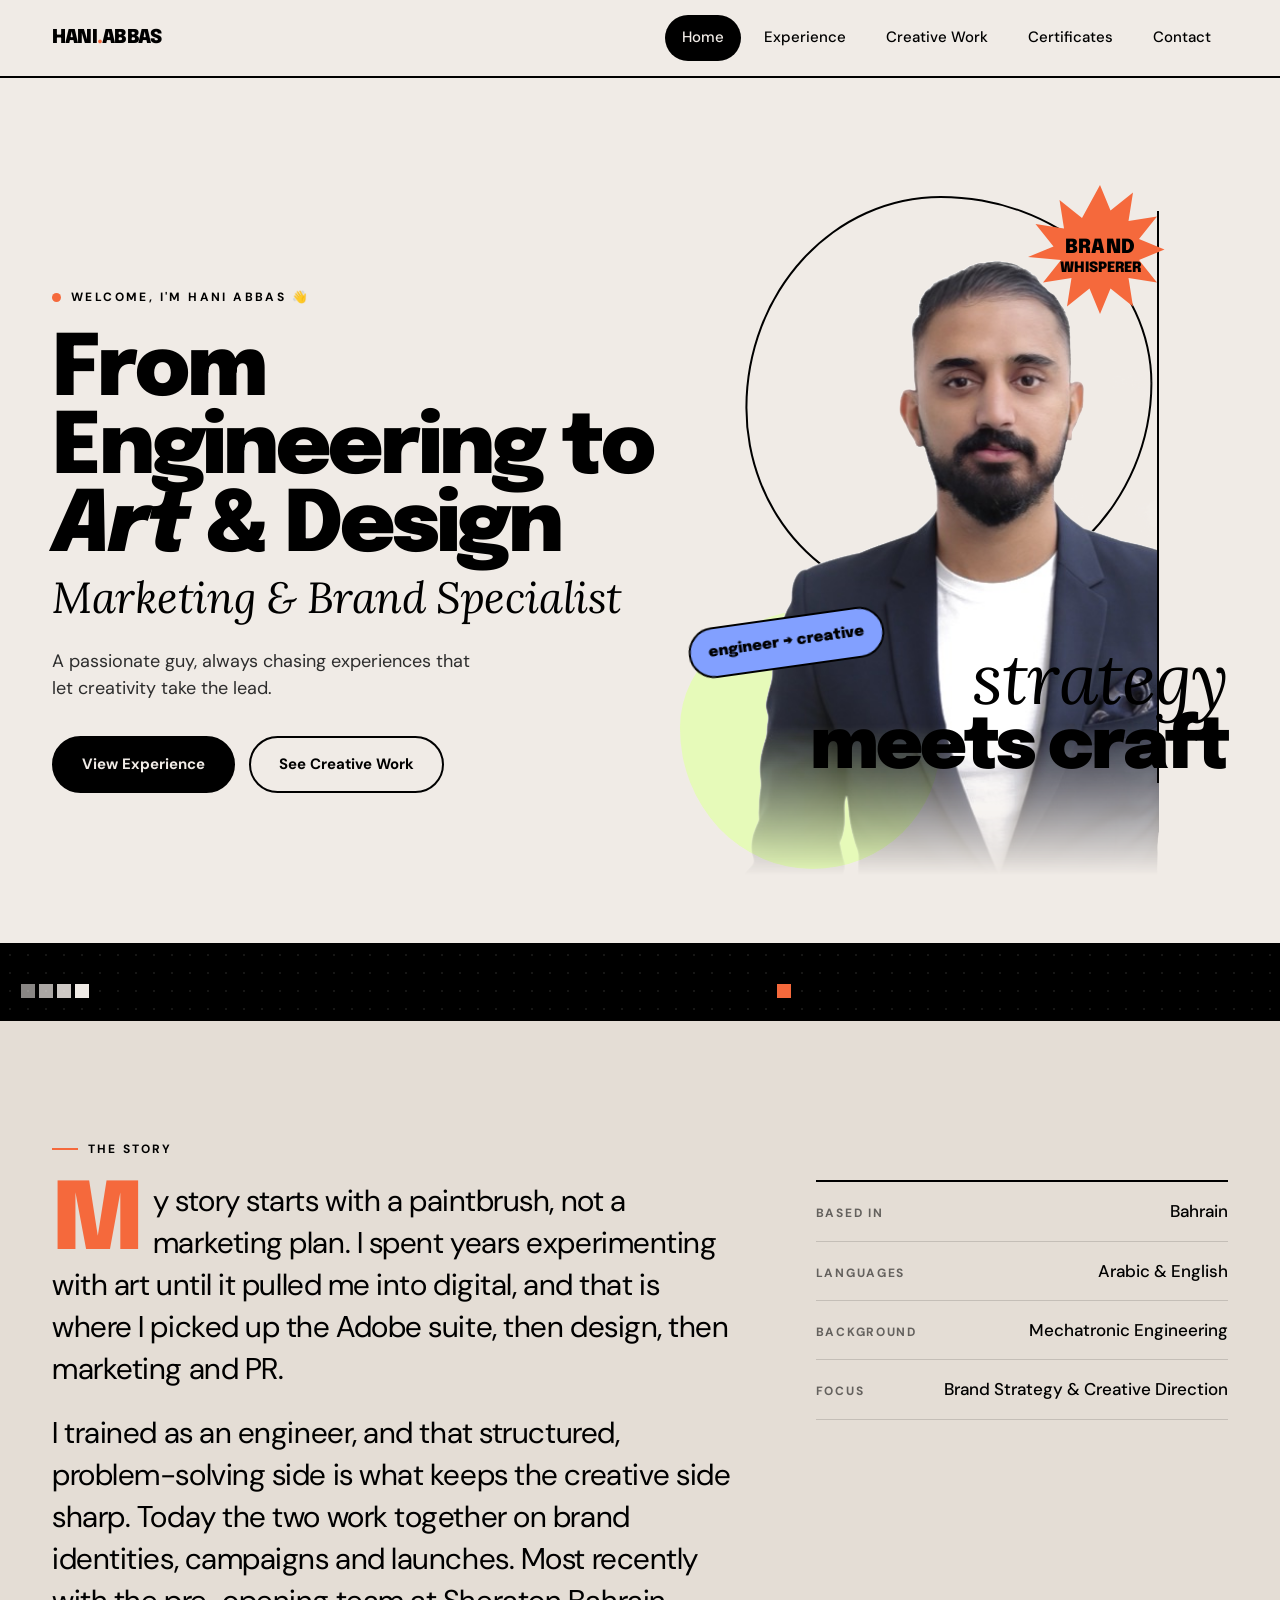
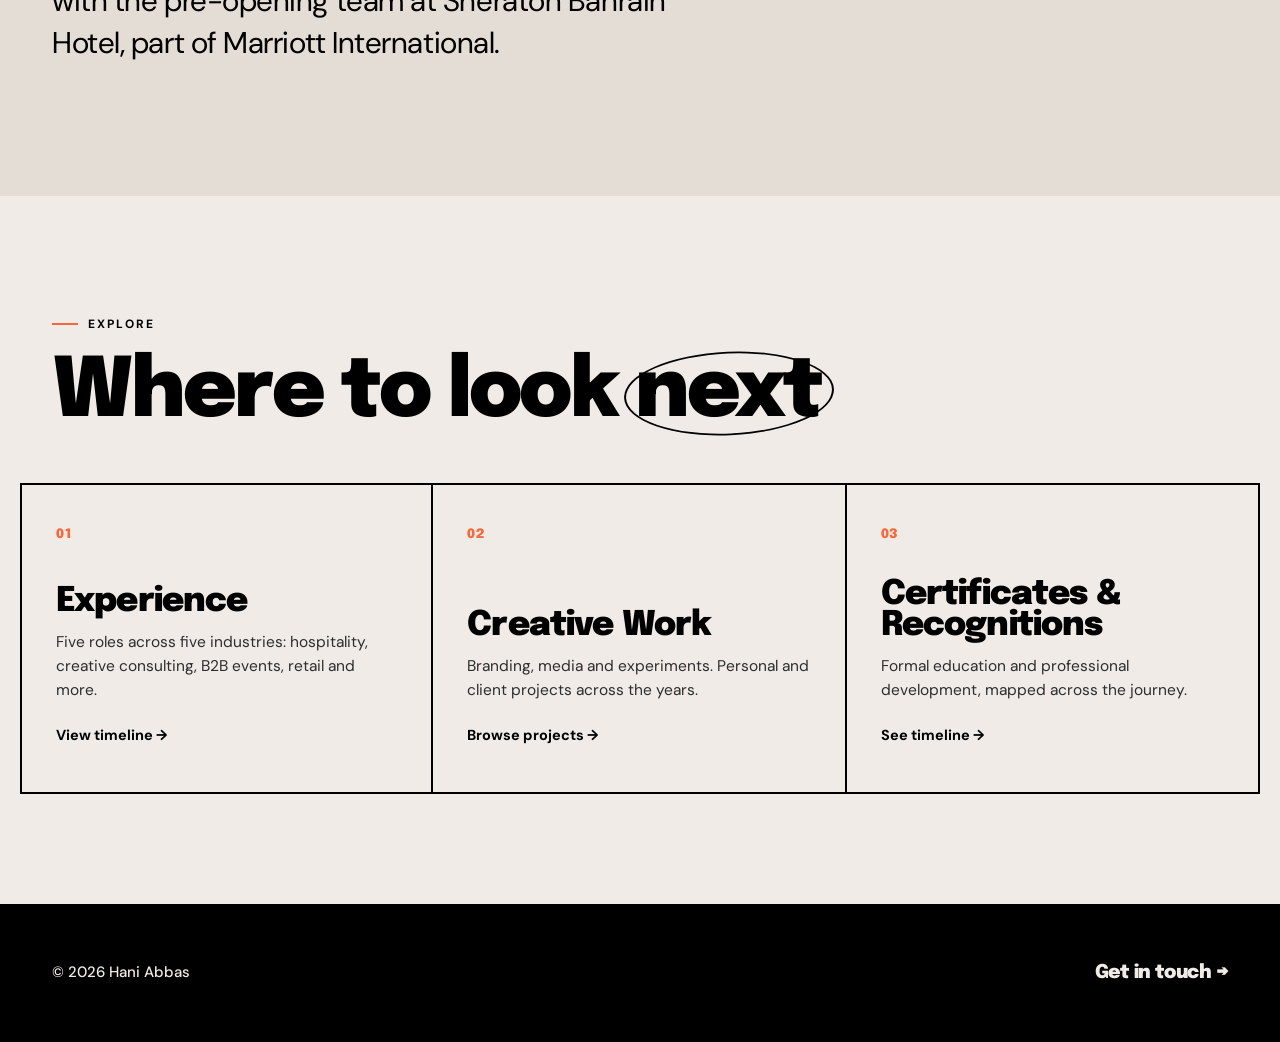
<file: index.html>
<!doctype html>
<html lang="en">
<head>
<meta charset="UTF-8">
<meta name="viewport" content="width=device-width, initial-scale=1.0">
<title>Hani Abbas | Marketing & Brand Specialist</title>
<meta name="description" content="Hani Abbas, Marketing & Brand Specialist. From engineering to art, design, and brand leadership.">
<link rel="stylesheet" href="css/style.css?v=20260819">
</head>
<body>

<header class="site-nav">
  <div class="nav-inner">
    <a class="nav-mark" href="index.html">HANI<span>.</span>ABBAS</a>
    <nav class="nav-links" id="site-menu">
      <a href="index.html">Home</a>
      <a href="experience.html">Experience</a>
      <a href="creative-work.html">Creative Work</a>
      <a href="certificates.html">Certificates</a>
      <a href="contact.html">Contact</a>
    </nav>
    <button class="nav-toggle" aria-label="Open menu" aria-expanded="false" aria-controls="site-menu">
      <span class="bar"></span><span class="bar"></span><span class="bar"></span>
    </button>
  </div>
</header>

<section class="hero">
  <div class="hero-inner">

    <div class="hero-copy">
      <div class="hero-hi" id="hero-hi">Welcome</div>
      <h1 id="hero-title">Hani Abbas</h1>
      <div class="hero-role" id="hero-role">Marketing &amp; Brand Specialist</div>
      <p class="hero-body" id="hero-blurb">From engineering to art, design, and brand leadership.</p>
      <div class="hero-cta">
        <a class="btn btn-solid" href="experience.html">View Experience</a>
        <a class="btn" href="creative-work.html">See Creative Work</a>
      </div>
    </div>

    <div class="hero-portrait">
      <img src="images/portrait/hani.jpg"
           srcset="images/portrait/hani-sm.jpg 700w, images/portrait/hani.jpg 1200w"
           sizes="(max-width: 900px) 88vw, 460px"
           width="706" height="1200"
           alt="Portrait of Hani Abbas" fetchpriority="high">

      <span class="portrait-rule" aria-hidden="true"></span>

      <div class="sticker sticker-burst" aria-hidden="true">
        <svg viewBox="0 0 200 200">
          <path fill="#F5693C" d="M100 4l14 34 30-24-6 38 38-6-24 30 34 14-34 14 24 30-38-6 6 38-30-24-14 34-14-34-30 24 6-38-38 6 24-30L4 100l34-14-24-30 38 6-6-38 30 24z"/>
          <text class="burst-text" x="100" y="94" text-anchor="middle">BRAND</text>
          <text class="burst-text long" x="100" y="120" text-anchor="middle">WHISPERER</text>
        </svg>
      </div>

      <div class="sticker sticker-note" aria-hidden="true">engineer → creative</div>
    </div>

    <div class="hero-overlap" aria-hidden="true">
      <span class="said">strategy</span><br>meets craft
    </div>

  </div>

  <div class="snake-band" aria-hidden="true">
    <canvas id="snake-canvas"></canvas>
  </div>
</section>

<section class="section-canvas">
  <div class="wrap">
    <div class="eyebrow">The Story</div>
    <div class="about-grid">
      <div class="about-copy" id="intro-copy">
        <p>Loading…</p>
      </div>
      <div class="about-facts">
        <div class="about-fact"><span class="k">Based in</span><span class="v">Bahrain</span></div>
        <div class="about-fact"><span class="k">Languages</span><span class="v">Arabic &amp; English</span></div>
        <div class="about-fact"><span class="k">Background</span><span class="v">Mechatronic Engineering</span></div>
        <div class="about-fact"><span class="k">Focus</span><span class="v">Brand Strategy &amp; Creative Direction</span></div>
      </div>
    </div>
  </div>
</section>

<section>
  <div class="wrap">
    <div class="eyebrow">Explore</div>
    <div class="section-head">
      <h2>Where to look <span class="ringed">next</span></h2>
    </div>
  </div>
  <div class="wrap" style="padding:0;">
    <div class="preview-grid">
      <a class="preview-card" href="experience.html">
        <span class="num">01</span>
        <h3>Experience</h3>
        <p>Five roles across five industries: hospitality, creative consulting, B2B events, retail and more.</p>
        <span class="go">View timeline →</span>
      </a>
      <a class="preview-card" href="creative-work.html">
        <span class="num">02</span>
        <h3>Creative Work</h3>
        <p>Branding, media and experiments. Personal and client projects across the years.</p>
        <span class="go">Browse projects →</span>
      </a>
      <a class="preview-card" href="certificates.html">
        <span class="num">03</span>
        <h3>Certificates &amp; Recognitions</h3>
        <p>Formal education and professional development, mapped across the journey.</p>
        <span class="go">See timeline →</span>
      </a>
    </div>
  </div>
</section>

<footer>
  <div class="wrap footer-inner">
    <span>© <span id="year"></span> Hani Abbas</span>
    <a href="contact.html">Get in touch →</a>
  </div>
</footer>

<script>document.getElementById('year').textContent = new Date().getFullYear();</script>
<script src="js/main.js?v=20260819"></script>
<script src="js/content-loader.js?v=20260819"></script>
<script src="js/snake-band.js?v=20260819"></script>
</body>
</html>
</file>
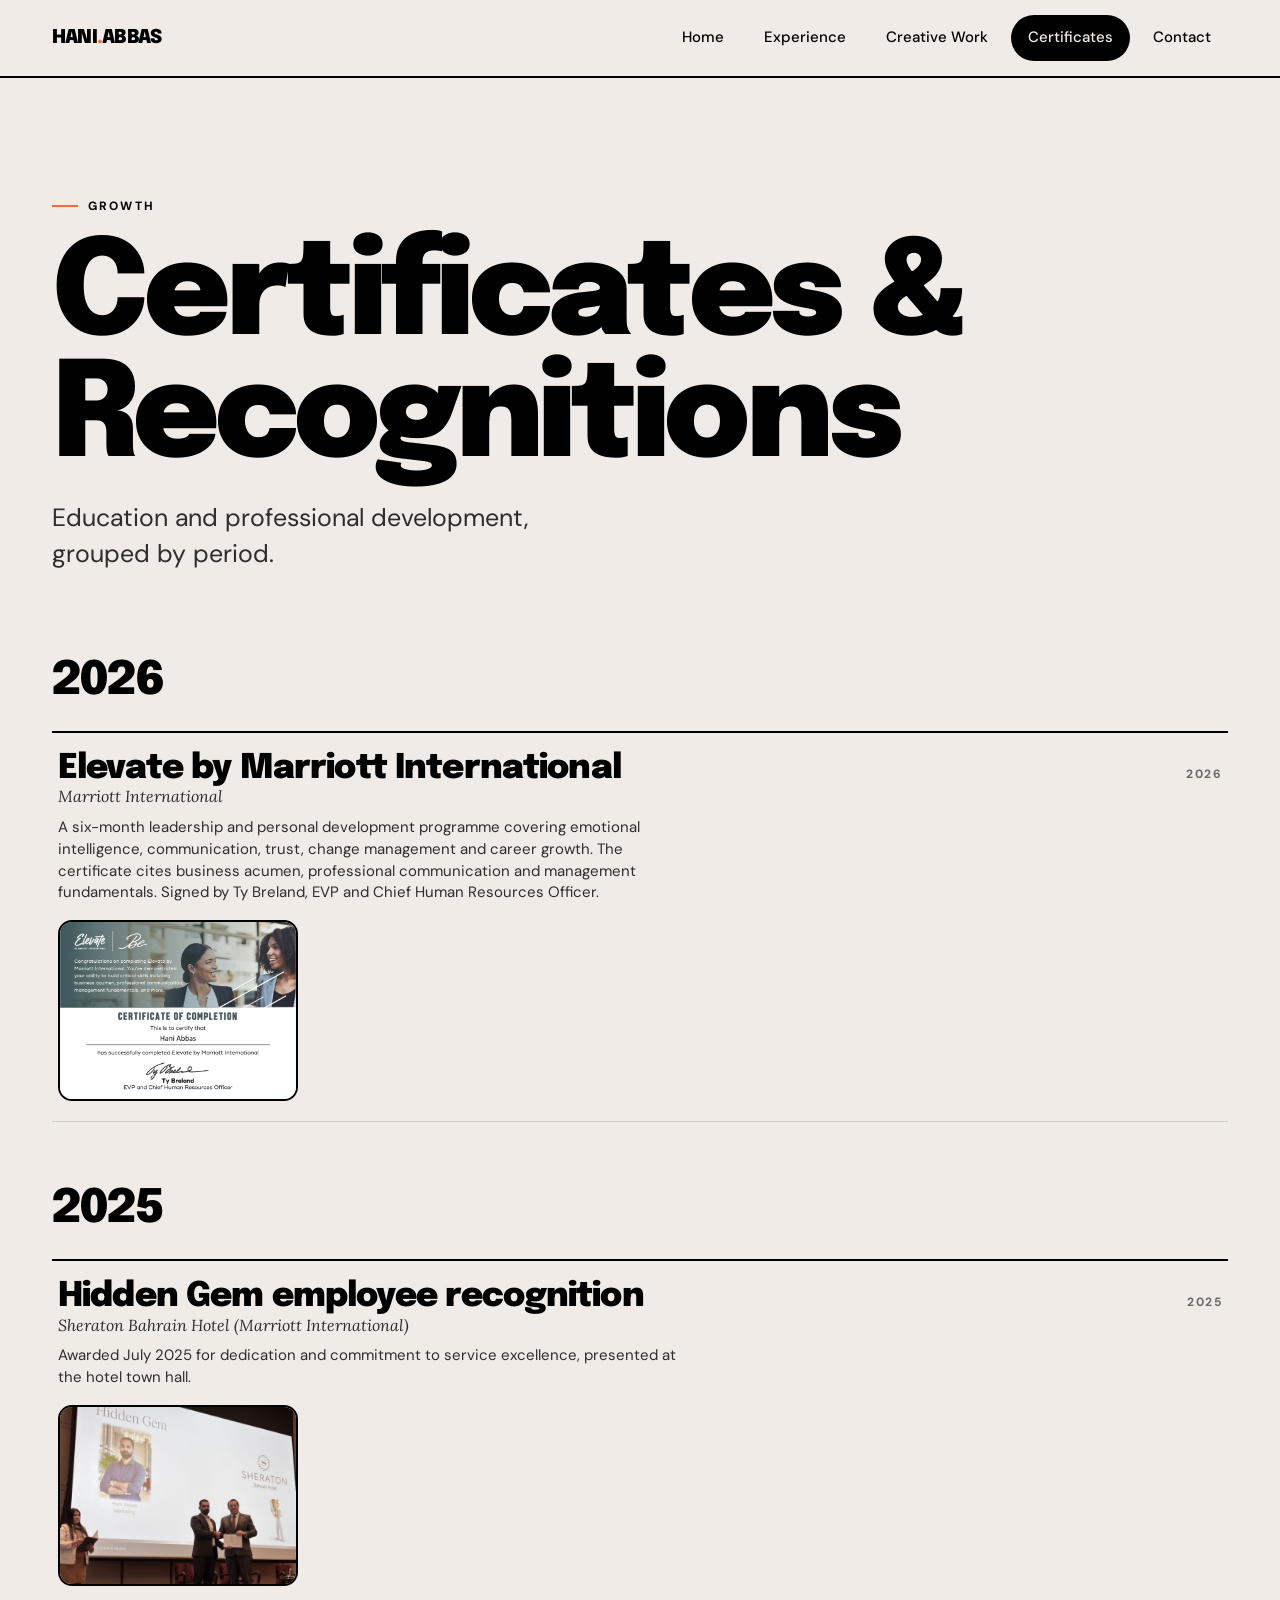
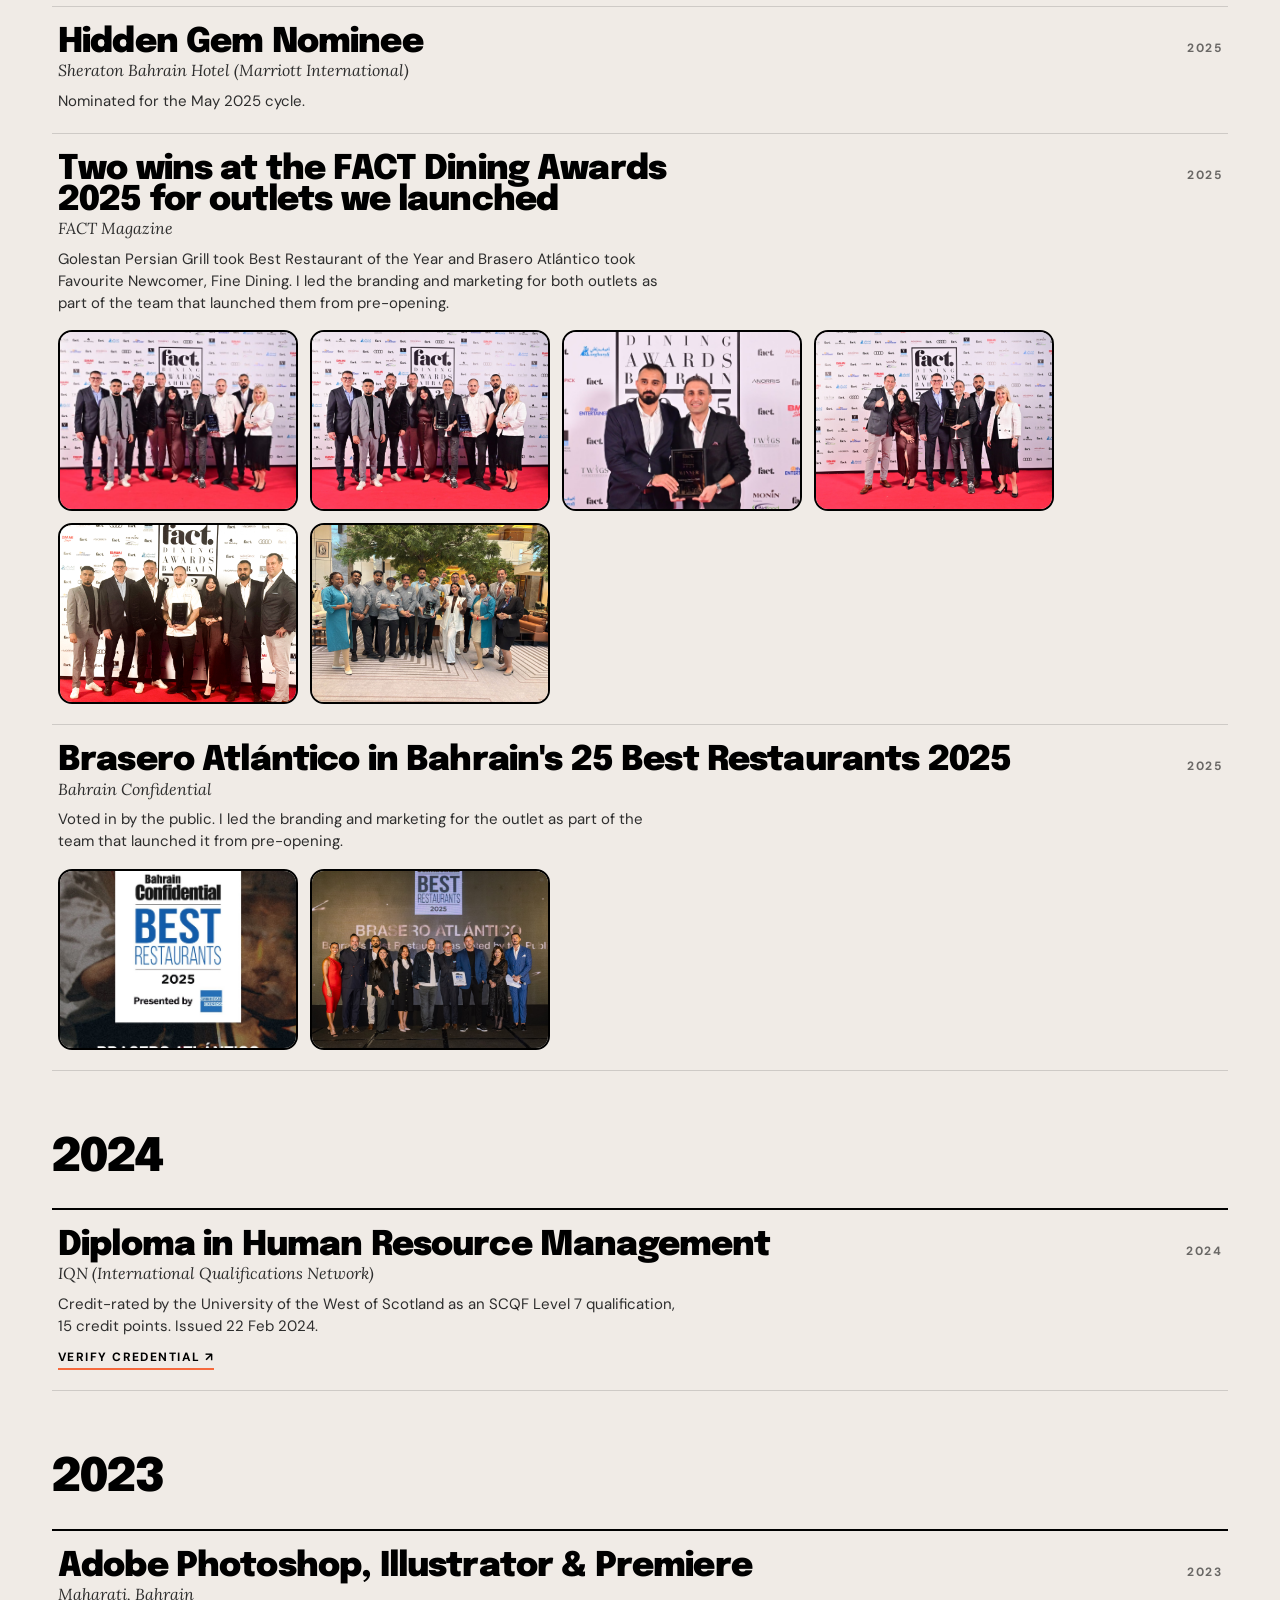
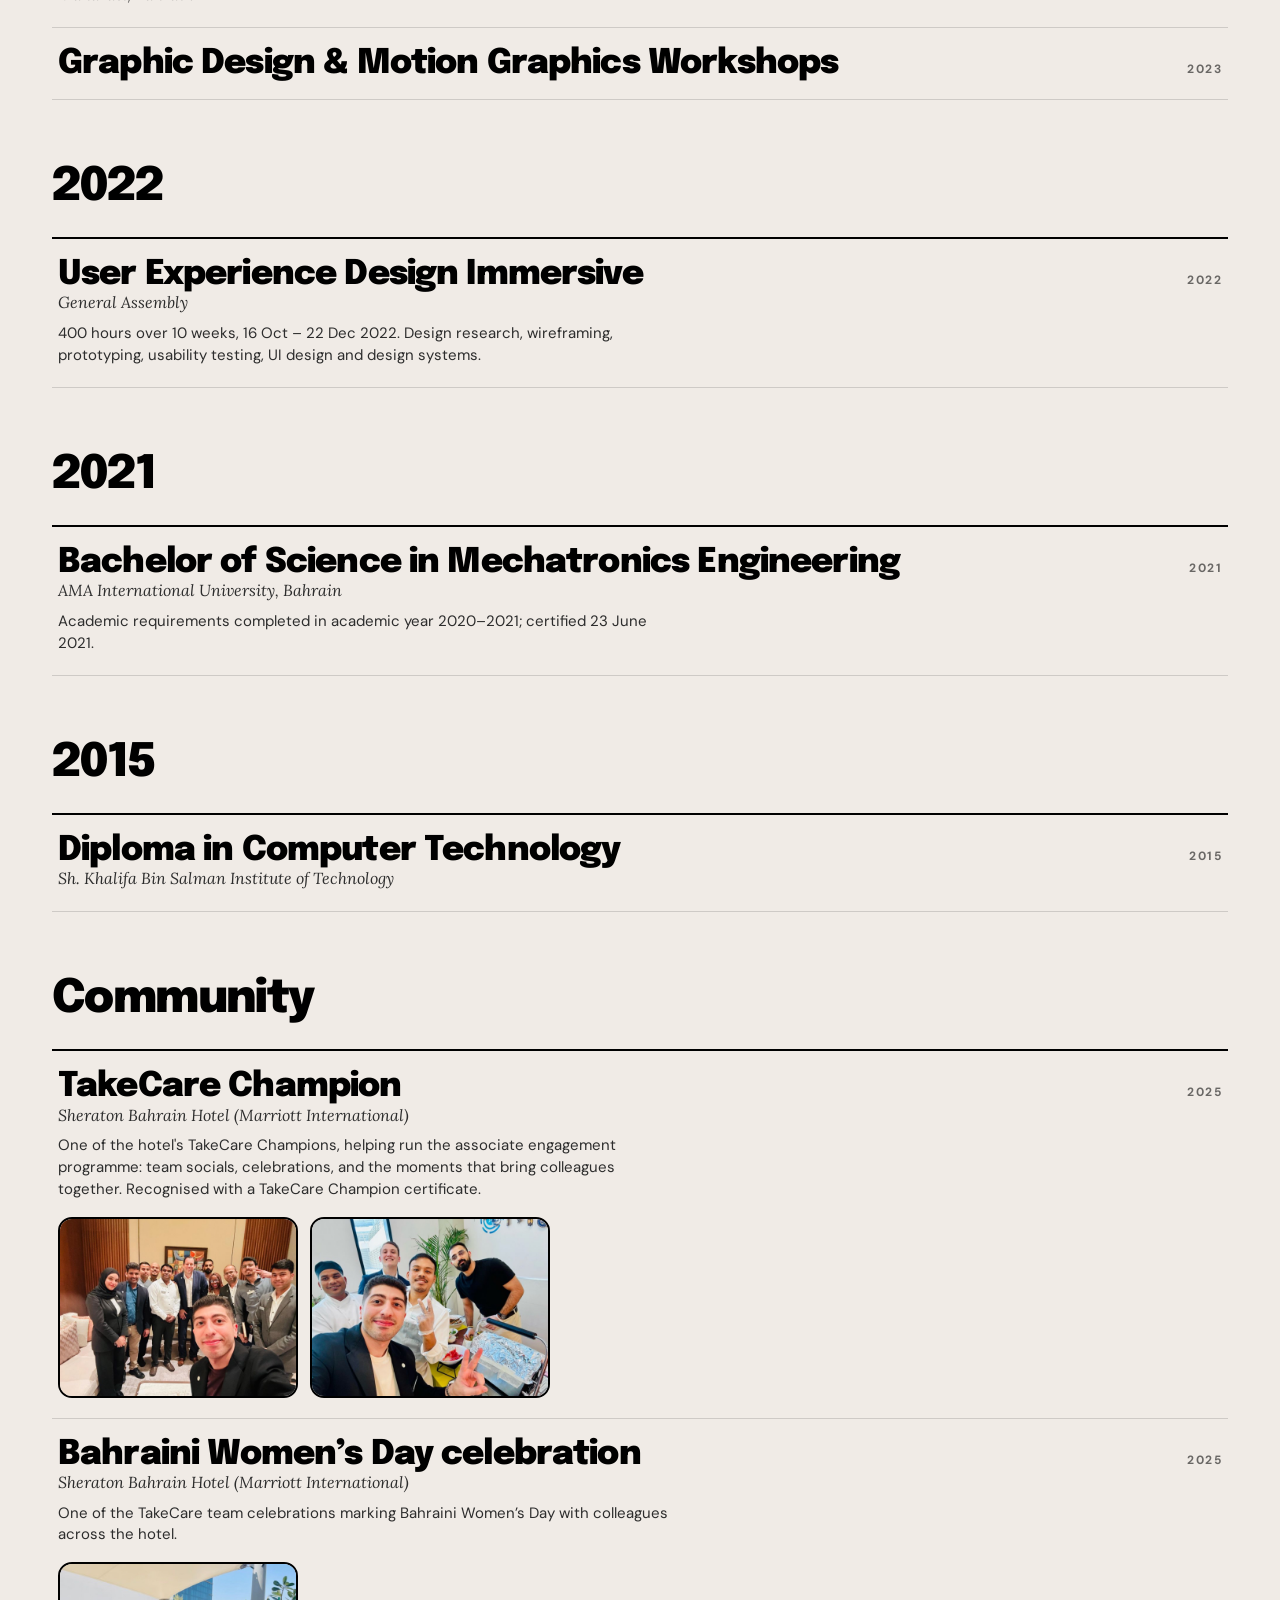
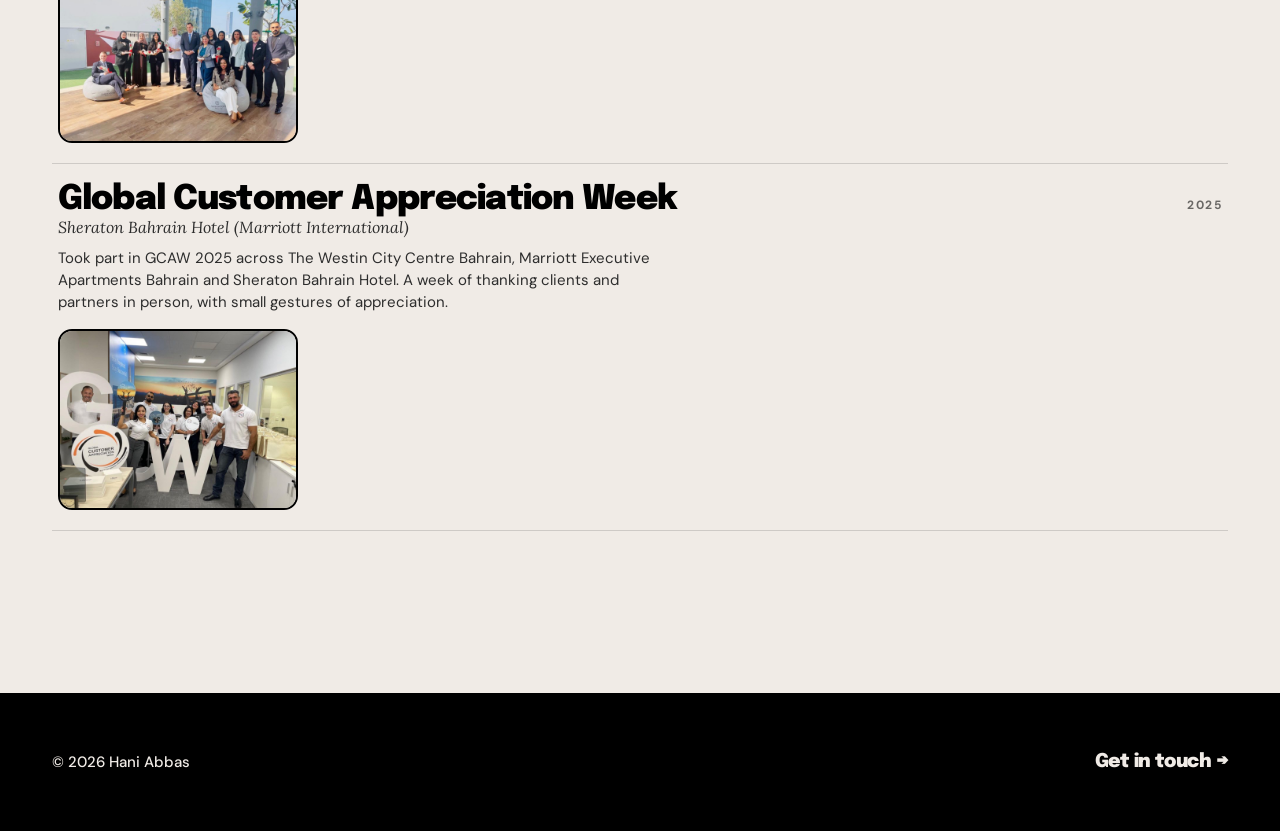
<file: certificates.html>
<!doctype html>
<html lang="en">
<head>
<meta charset="UTF-8">
<meta name="viewport" content="width=device-width, initial-scale=1.0">
<title>Certificates & Recognitions | Hani Abbas</title>
<link rel="stylesheet" href="css/style.css?v=20260819">
</head>
<body>

<header class="site-nav">
  <div class="nav-inner">
    <a class="nav-mark" href="index.html">HANI<span>.</span>ABBAS</a>
    <nav class="nav-links" id="site-menu">
      <a href="index.html">Home</a>
      <a href="experience.html">Experience</a>
      <a href="creative-work.html">Creative Work</a>
      <a href="certificates.html">Certificates</a>
      <a href="contact.html">Contact</a>
    </nav>
    <button class="nav-toggle" aria-label="Open menu" aria-expanded="false" aria-controls="site-menu">
      <span class="bar"></span><span class="bar"></span><span class="bar"></span>
    </button>
  </div>
</header>

<section class="grid-bg" style="padding-bottom:48px;">
  <div class="wrap">
    <div class="eyebrow">Growth</div>
    <h1>Certificates &amp; Recognitions</h1>
    <p class="lede" style="margin-top:20px;">Education and professional development, grouped by period.</p>
  </div>
</section>

<section style="padding-top:0;">
  <div class="wrap">
    <div id="cert-root">
      <div class="empty-state">Loading…</div>
    </div>
  </div>
</section>

<footer>
  <div class="wrap footer-inner">
    <span>© <span id="year"></span> Hani Abbas</span>
    <a href="contact.html">Get in touch →</a>
  </div>
</footer>

<script>document.getElementById('year').textContent = new Date().getFullYear();</script>
<script src="js/main.js?v=20260819"></script>
<script src="js/content-loader.js?v=20260819"></script>
</body>
</html>
</file>
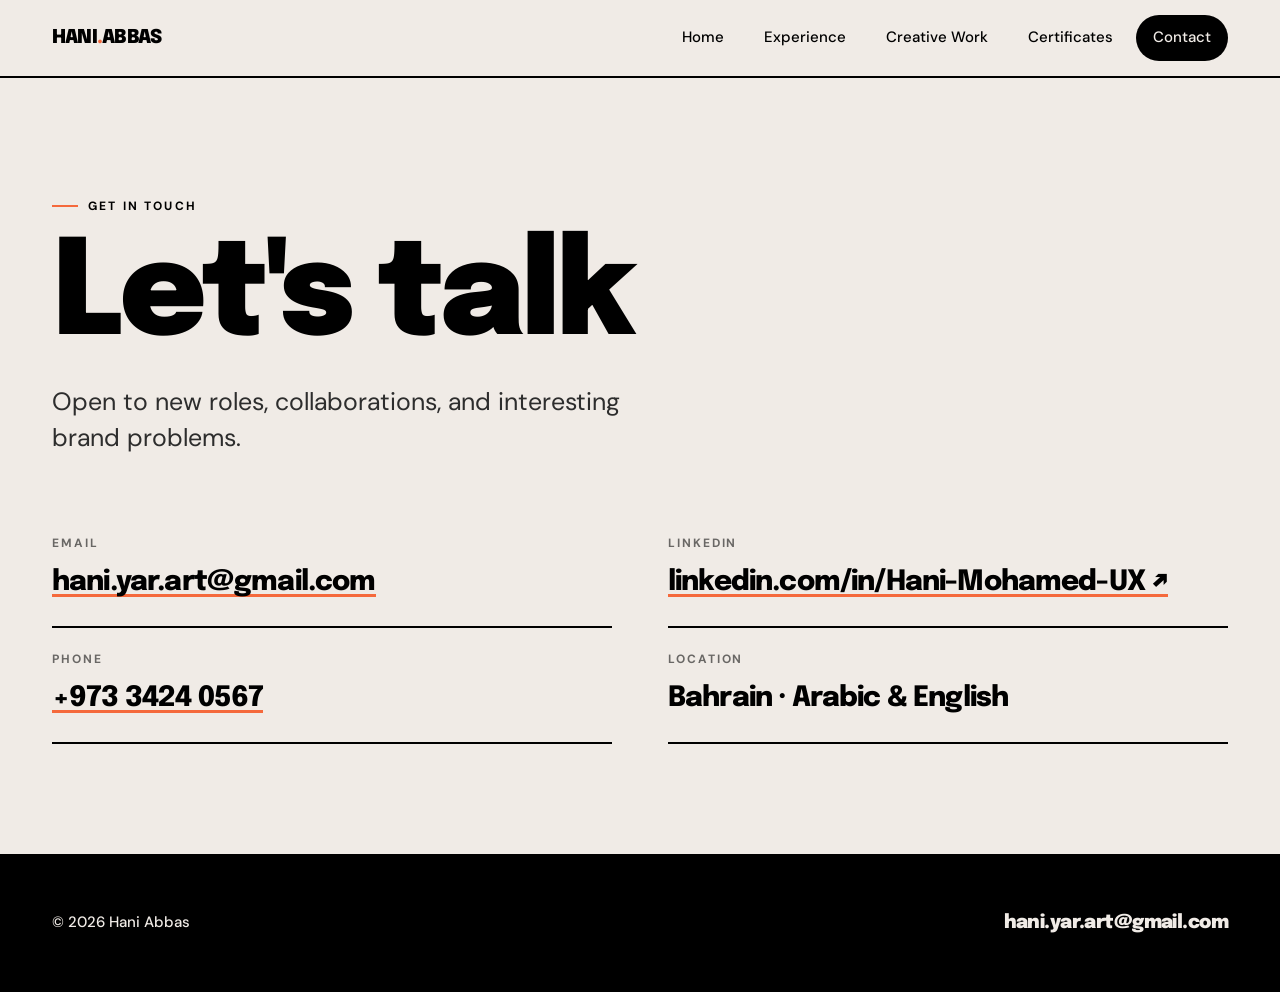
<file: contact.html>
<!doctype html>
<html lang="en">
<head>
<meta charset="UTF-8">
<meta name="viewport" content="width=device-width, initial-scale=1.0">
<title>Contact | Hani Abbas</title>
<link rel="stylesheet" href="css/style.css?v=20260819">
</head>
<body>

<header class="site-nav">
  <div class="nav-inner">
    <a class="nav-mark" href="index.html">HANI<span>.</span>ABBAS</a>
    <nav class="nav-links" id="site-menu">
      <a href="index.html">Home</a>
      <a href="experience.html">Experience</a>
      <a href="creative-work.html">Creative Work</a>
      <a href="certificates.html">Certificates</a>
      <a href="contact.html">Contact</a>
    </nav>
    <button class="nav-toggle" aria-label="Open menu" aria-expanded="false" aria-controls="site-menu">
      <span class="bar"></span><span class="bar"></span><span class="bar"></span>
    </button>
  </div>
</header>

<section class="grid-bg">
  <div class="wrap">
    <div class="eyebrow">Get in Touch</div>
    <h1>Let's talk</h1>
    <p class="lede" style="margin-top:20px 0 56px;">Open to new roles, collaborations, and interesting brand problems.</p>

    <div class="contact-grid" style="margin-top:56px;">
      <div>
        <div class="contact-item">
          <div class="k">Email</div>
          <div class="v"><a href="mailto:hani.yar.art@gmail.com">hani.yar.art@gmail.com</a></div>
        </div>
        <div class="contact-item">
          <div class="k">Phone</div>
          <div class="v"><a href="tel:+97334240567">+973 3424 0567</a></div>
        </div>
      </div>
      <div>
        <div class="contact-item">
          <div class="k">LinkedIn</div>
          <div class="v"><a href="https://linkedin.com/in/Hani-Mohamed-UX" target="_blank" rel="noopener">linkedin.com/in/Hani-Mohamed-UX ↗</a></div>
        </div>
        <div class="contact-item">
          <div class="k">Location</div>
          <div class="v">Bahrain · Arabic &amp; English</div>
        </div>
      </div>
    </div>
  </div>
</section>

<footer>
  <div class="wrap footer-inner">
    <span>© <span id="year"></span> Hani Abbas</span>
    <a href="mailto:hani.yar.art@gmail.com">hani.yar.art@gmail.com</a>
  </div>
</footer>

<script>document.getElementById('year').textContent = new Date().getFullYear();</script>
<script src="js/main.js?v=20260819"></script>
</body>
</html>
</file>
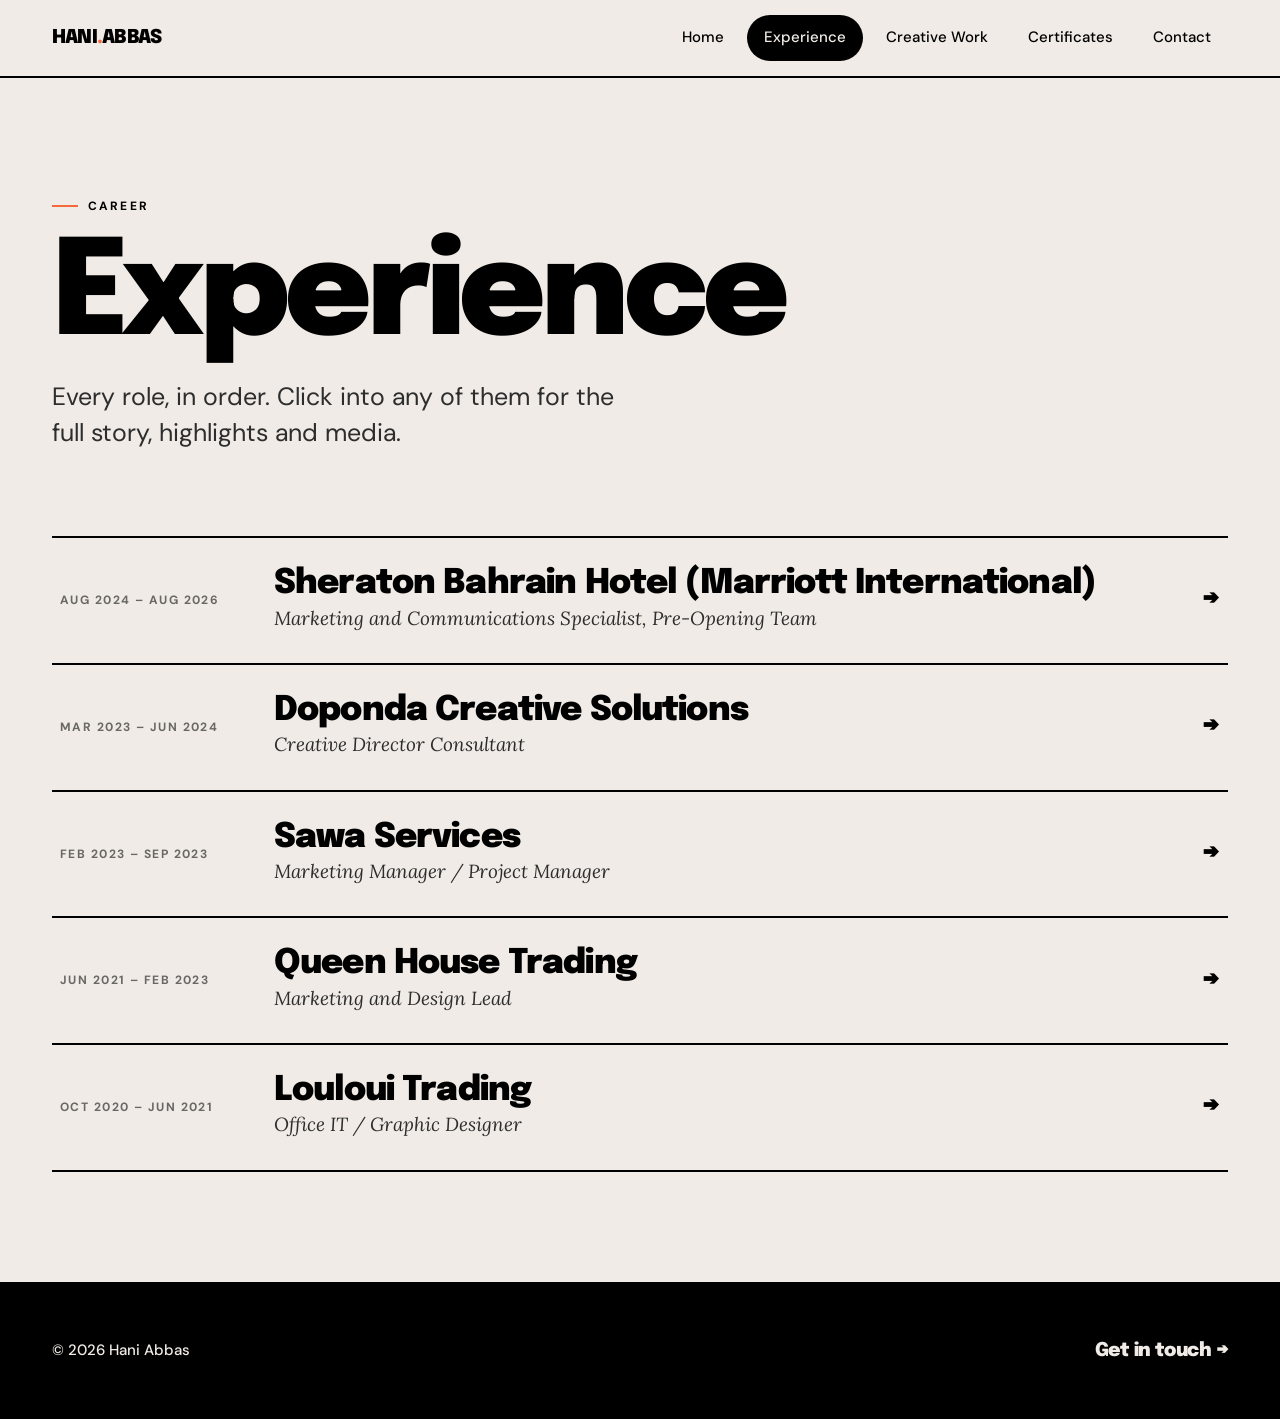
<file: experience.html>
<!doctype html>
<html lang="en">
<head>
<meta charset="UTF-8">
<meta name="viewport" content="width=device-width, initial-scale=1.0">
<title>Experience | Hani Abbas</title>
<link rel="stylesheet" href="css/style.css?v=20260819">
</head>
<body>

<header class="site-nav">
  <div class="nav-inner">
    <a class="nav-mark" href="index.html">HANI<span>.</span>ABBAS</a>
    <nav class="nav-links" id="site-menu">
      <a href="index.html">Home</a>
      <a href="experience.html">Experience</a>
      <a href="creative-work.html">Creative Work</a>
      <a href="certificates.html">Certificates</a>
      <a href="contact.html">Contact</a>
    </nav>
    <button class="nav-toggle" aria-label="Open menu" aria-expanded="false" aria-controls="site-menu">
      <span class="bar"></span><span class="bar"></span><span class="bar"></span>
    </button>
  </div>
</header>

<section class="grid-bg" style="padding-bottom:60px;">
  <div class="wrap">
    <div class="eyebrow">Career</div>
    <h1>Experience</h1>
    <p class="lede" style="margin-top:20px;">Every role, in order. Click into any of them for the full story, highlights and media.</p>
  </div>
</section>

<section style="padding-top:0;">
  <div class="wrap">
    <div class="timeline" id="timeline">
      <div class="empty-state">Loading experience…</div>
    </div>
  </div>
</section>

<footer>
  <div class="wrap footer-inner">
    <span>© <span id="year"></span> Hani Abbas</span>
    <a href="contact.html">Get in touch →</a>
  </div>
</footer>

<script>document.getElementById('year').textContent = new Date().getFullYear();</script>
<script src="js/main.js?v=20260819"></script>
<script src="js/content-loader.js?v=20260819"></script>
</body>
</html>
</file>
<file: css/style.css>
/* ============================================================
   HANI ABBAS — PORTFOLIO
   Design concept: "Loud Paper"
   Bone-paper ground, hard black cuts, oversized grotesk display
   set against a serif italic counter-voice, and sticker/doodle
   marks that break the grid. Inspired by truus.co.
   ============================================================ */

@import url('https://fonts.googleapis.com/css2?family=Epilogue:wght@700;800;900&family=DM+Sans:opsz,wght@9..40,400;9..40,500;9..40,700&family=Lora:ital,wght@1,400;1,500&display=swap');

:root{
  /* --- ground --- */
  --bone:       #F0EBE6;   /* page paper */
  --bone-deep:  #E4DDD5;   /* recessed paper */
  --ink:        #000000;   /* type + hard sections */
  --ink-soft:   #2D2D2D;
  --ink-mute:   rgba(0,0,0,.56);
  --line:       rgba(0,0,0,.14);

  /* --- accents (sticker palette) --- */
  --orange:     #F5693C;
  --lime:       #E6FAB9;
  --peri:       #82A0FF;
  --blue:       #4B69F0;
  --pink:       #F0BEFA;
  --teal:       #2D7864;
  --plum:       #A0325A;

  /* --- type --- */
  --font-display: 'Epilogue', 'Helvetica Neue', Arial, sans-serif;
  --font-body:    'DM Sans', -apple-system, BlinkMacSystemFont, Arial, sans-serif;
  --font-serif:   'Lora', 'Times New Roman', serif;

  --nav-h: 76px;
  --ease: cubic-bezier(.22,.61,.36,1);
  --pop:  cubic-bezier(.34,1.56,.64,1);
}

*{ box-sizing:border-box; }
html{
  scroll-behavior:smooth; -webkit-text-size-adjust:100%;
  /* explicit background stops body's from propagating to the viewport
     canvas — the canvas is outside the blend group, so without this the
     portrait's multiply has nothing to blend against and stays white */
  background:var(--bone);
}
body{
  margin:0;
  background:var(--bone);
  color:var(--ink);
  font-family:var(--font-body);
  font-size:17px;
  line-height:1.55;
  -webkit-font-smoothing:antialiased;
  overflow-x:hidden;
}
body.menu-open{ overflow:hidden; }
img,video{ max-width:100%; display:block; }
a{ color:inherit; text-decoration:none; }
ul{ margin:0; padding:0; list-style:none; }
button{ font:inherit; color:inherit; }

a:focus-visible, button:focus-visible, [tabindex]:focus-visible{
  outline:3px solid var(--blue);
  outline-offset:3px;
}

@media (prefers-reduced-motion: reduce){
  *{ animation-duration:.001ms !important; animation-iteration-count:1 !important;
     transition-duration:.001ms !important; scroll-behavior:auto !important; }
}

.wrap{ width:100%; max-width:1240px; margin:0 auto; padding:0 32px; }
section{ padding:110px 0; position:relative; }

/* ---------- display type ---------- */
h1,h2,h3{
  font-family:var(--font-display);
  font-weight:900;
  letter-spacing:-.035em;
  line-height:.92;
  margin:0;
  text-wrap:balance;
}
h1{ font-size:clamp(52px, 11vw, 132px); }
h2{ font-size:clamp(38px, 6.6vw, 82px); }
h3{ font-size:clamp(24px, 3vw, 34px); letter-spacing:-.025em; }

/* the serif counter-voice — used inside headlines */
.said{ font-family:var(--font-serif); font-style:italic; font-weight:400; letter-spacing:-.01em; }

/* hand-drawn oval around a word */
.ringed{ position:relative; display:inline-block; }
.ringed::after{
  content:''; position:absolute; inset:-14% -6%;
  border:2.5px solid var(--ink); border-radius:50%;
  transform:rotate(-2.5deg) scaleY(.86); pointer-events:none;
}

/* squiggle underline */
.squiggle{ position:relative; display:inline-block; }
.squiggle::after{
  content:''; position:absolute; left:-2%; right:-2%; bottom:-.16em; height:.18em;
  background:var(--orange); border-radius:99px; z-index:-1;
}

.eyebrow{
  font-family:var(--font-body); font-weight:700;
  font-size:12px; letter-spacing:.18em; text-transform:uppercase;
  color:var(--ink); margin-bottom:22px;
  display:inline-flex; align-items:center; gap:10px;
}
.eyebrow::before{
  content:''; width:26px; height:2px; background:var(--orange); flex:none;
}
.lede{
  font-size:clamp(19px, 2.1vw, 25px); line-height:1.45;
  max-width:34ch; color:var(--ink-soft); font-weight:400;
}
.section-head{ margin-bottom:52px; }

/* ============================================================
   NAV
   ============================================================ */
.site-nav{
  position:sticky; top:0; z-index:120;
  background:var(--bone);
  border-bottom:2px solid var(--ink);
}
.nav-inner{
  max-width:1240px; margin:0 auto; padding:0 32px;
  height:var(--nav-h);
  display:flex; align-items:center; justify-content:space-between; gap:24px;
}
.nav-mark{
  font-family:var(--font-display); font-weight:900;
  font-size:19px; letter-spacing:-.04em; text-transform:uppercase;
  white-space:nowrap;
}
.nav-mark span{ color:var(--orange); }

.nav-links{ display:flex; align-items:center; gap:6px; }
.nav-links a{
  font-weight:500; font-size:15px;
  padding:9px 15px; border-radius:99px;
  border:2px solid transparent;
  transition:background .18s var(--ease), border-color .18s var(--ease), color .18s var(--ease);
}
.nav-links a:hover{ border-color:var(--ink); }
.nav-links a.active{ background:var(--ink); color:var(--bone); }

/* --- hamburger --- */
.nav-toggle{
  display:none;
  width:52px; height:52px; flex:none;
  background:var(--ink); border:none; border-radius:50%;
  cursor:pointer; padding:0;
  position:relative; z-index:130;
}
.nav-toggle .bar{
  position:absolute; left:50%; width:22px; height:2.5px;
  background:var(--bone); border-radius:2px;
  transform:translateX(-50%);
  transition:transform .34s var(--pop), opacity .18s var(--ease), background .2s var(--ease);
}
.nav-toggle .bar:nth-child(1){ top:19px; }
.nav-toggle .bar:nth-child(2){ top:25px; }
.nav-toggle .bar:nth-child(3){ top:31px; }
.nav-toggle[aria-expanded="true"]{ background:var(--orange); }
.nav-toggle[aria-expanded="true"] .bar{ background:var(--ink); }
.nav-toggle[aria-expanded="true"] .bar:nth-child(1){ transform:translateX(-50%) translateY(6px) rotate(45deg); }
.nav-toggle[aria-expanded="true"] .bar:nth-child(2){ opacity:0; }
.nav-toggle[aria-expanded="true"] .bar:nth-child(3){ transform:translateX(-50%) translateY(-6px) rotate(-45deg); }

@media (max-width: 900px){
  :root{ --nav-h:68px; }
  .nav-toggle{ display:block; }

  /* full-screen sheet menu */
  .nav-links{
    position:fixed; inset:0; z-index:125;
    background:var(--ink); color:var(--bone);
    flex-direction:column; align-items:flex-start; justify-content:center;
    gap:4px;
    padding:calc(var(--nav-h) + 28px) 32px 40px;
    clip-path:inset(0 0 100% 0);
    transition:clip-path .5s var(--ease);
    pointer-events:none;
  }
  .nav-links.open{ clip-path:inset(0 0 0 0); pointer-events:auto; }
  .nav-links a{
    font-family:var(--font-display); font-weight:900;
    font-size:clamp(38px, 12vw, 64px); letter-spacing:-.04em; line-height:1;
    padding:10px 0; border:none; border-radius:0;
    width:100%;
    opacity:0; transform:translateY(24px);
    transition:opacity .4s var(--ease), transform .5s var(--ease);
  }
  .nav-links.open a{ opacity:1; transform:none; }
  .nav-links.open a:nth-child(1){ transition-delay:.10s; }
  .nav-links.open a:nth-child(2){ transition-delay:.16s; }
  .nav-links.open a:nth-child(3){ transition-delay:.22s; }
  .nav-links.open a:nth-child(4){ transition-delay:.28s; }
  .nav-links.open a:nth-child(5){ transition-delay:.34s; }
  .nav-links a:hover{ border:none; }
  .nav-links a.active{ background:none; color:var(--bone); }
  .nav-links a.active::after{
    content:''; display:inline-block; width:.34em; height:.34em;
    background:var(--orange); border-radius:50%; margin-left:.22em; vertical-align:.12em;
  }
}

/* ============================================================
   BUTTONS
   ============================================================ */
.btn{
  display:inline-flex; align-items:center; gap:10px;
  font-family:var(--font-body); font-weight:700; font-size:15px;
  padding:15px 28px; border-radius:99px;
  border:2.5px solid var(--ink); background:transparent; color:var(--ink);
  cursor:pointer;
  transition:transform .22s var(--pop), background .2s var(--ease), color .2s var(--ease);
}
.btn:hover{ transform:translate(-2px,-3px); background:var(--ink); color:var(--bone); }
.btn-solid{ background:var(--ink); color:var(--bone); }
.btn-solid:hover{ background:var(--orange); color:var(--ink); border-color:var(--ink); }

/* ============================================================
   HERO — portrait as a cut-out sticker
   ============================================================ */
.hero{
  padding:clamp(44px, 7vw, 92px) 0 0;
  overflow:hidden;
  position:relative;
}
.hero-inner{
  max-width:1240px; margin:0 auto; padding:0 32px;
  display:grid;
  grid-template-columns:1.05fr .95fr;
  align-items:end;
  gap:0;
  position:relative;
}
.hero-hi{
  font-weight:700; font-size:12px; letter-spacing:.2em; text-transform:uppercase;
  display:inline-flex; align-items:center; gap:10px; margin-bottom:26px;
}
.hero-hi::before{
  content:''; width:9px; height:9px; border-radius:50%; background:var(--orange);
  animation:blip 2.4s var(--ease) infinite;
}
@keyframes blip{ 0%,100%{ transform:scale(1); opacity:1; } 50%{ transform:scale(1.5); opacity:.55; } }

.hero-copy{ position:relative; z-index:3; isolation:isolate; padding-bottom:clamp(40px, 7vw, 96px); }
.hero-copy h1{ font-size:clamp(40px, 6.6vw, 92px); }
.hero-role{
  font-family:var(--font-serif); font-style:italic;
  font-size:clamp(24px, 3.4vw, 44px); line-height:1.1;
  margin-top:8px; letter-spacing:-.01em;
}
.hero-body{
  font-size:18px; line-height:1.5; max-width:36ch;
  margin:26px 0 0; color:var(--ink-soft);
}
.hero-cta{ display:flex; flex-wrap:wrap; gap:14px; margin-top:34px; }

/* the portrait */
.hero-portrait{
  /* deliberately no z-index: a stacking context here would isolate the
     portrait's multiply blend from the paper and the cut-out would fail */
  position:relative;
  justify-self:center;
  align-self:end;
  width:min(100%, 420px);
}
.hero-portrait img{
  position:relative; z-index:2;
  width:100%; height:auto;
  /* The cut-out is a real mask, generated from the photo: white keeps,
     black drops, and the bottom fade is baked into the same file. This
     replaced mix-blend-mode:multiply, which only *looked* transparent —
     any stacking context that isolated the blend brought the white studio
     backdrop straight back. */
  -webkit-mask-image:url(../images/portrait/hani-mask.png);
          mask-image:url(../images/portrait/hani-mask.png);
  -webkit-mask-size:100% 100%;
          mask-size:100% 100%;
  -webkit-mask-repeat:no-repeat;
          mask-repeat:no-repeat;
  animation:float-in 1s var(--ease) both;
}

/* the rule closing off the right-hand edge of the portrait */
.portrait-rule{
  position:absolute; z-index:3; right:0; top:6%; bottom:14%;
  width:2px; background:var(--ink);
}
@keyframes float-in{ from{ transform:translateY(26px); } to{ transform:none; } }

/* Colour behind the figure: a filled blob low-left and a stroke-only ring.
   Both sit under the portrait, so the masked figure stays untouched. */
.hero-portrait::before{
  content:''; position:absolute; z-index:1;
  left:-14%; bottom:2%; width:62%; padding-bottom:62%;
  background:var(--lime);
  border-radius:56% 44% 49% 51% / 46% 52% 48% 54%;
  animation:morph 14s ease-in-out infinite;
}
.hero-portrait::after{
  content:''; position:absolute; z-index:0;
  left:50%; top:4%; width:96%; padding-bottom:96%;
  transform:translateX(-50%);
  border:2.5px solid var(--ink);
  border-radius:48% 52% 55% 45% / 52% 46% 54% 48%;
  animation:morph 18s ease-in-out infinite reverse;
}
@keyframes morph{
  0%,100%{ border-radius:56% 44% 49% 51% / 46% 52% 48% 54%; }
  50%    { border-radius:44% 56% 58% 42% / 54% 44% 56% 46%; }
}

/* headline word that overlaps the portrait */
.hero-overlap{
  position:absolute; z-index:4; right:32px; bottom:clamp(46px, 8vw, 104px);
  font-family:var(--font-display); font-weight:900;
  font-size:clamp(30px, 5.6vw, 76px); letter-spacing:-.045em; line-height:.9;
  text-align:right; pointer-events:none;
}

/* sticker badges */
.sticker{ position:absolute; z-index:5; display:grid; place-items:center; }
.sticker-burst{
  top:2%; right:-4%; width:clamp(92px, 13vw, 150px); aspect-ratio:1;
  animation:spin 18s linear infinite;
}
.sticker-burst svg{ width:100%; height:100%; }
@keyframes spin{ to{ transform:rotate(360deg); } }
.sticker-burst .burst-text{
  font-family:var(--font-display); font-weight:900;
  font-size:26px; letter-spacing:.01em; fill:var(--ink);
}
.sticker-burst .burst-text.long{ font-size:19px; letter-spacing:0; }
.sticker-note{
  bottom:30%; left:-12%;
  background:var(--peri); color:var(--ink);
  font-family:var(--font-display); font-weight:900; font-size:15px;
  padding:12px 18px; border-radius:99px;
  transform:rotate(-8deg);
  border:2.5px solid var(--ink);
  white-space:nowrap;
}

/* ---------- snake band ----------
   The strip under the hero. Same black cut the word marquee used to
   occupy; the animation itself lives in js/snake-band.js. */
.snake-band{
  border-top:2px solid var(--ink); border-bottom:2px solid var(--ink);
  background:var(--ink);
  overflow:hidden; margin-top:clamp(30px, 5vw, 60px);
  height:clamp(56px, 7vw, 78px);
  cursor:pointer;            /* clicking moves the pellet */
  touch-action:manipulation; /* no 300ms tap delay on the band */
}
.snake-band canvas{ display:block; width:100%; height:100%; }

@media (max-width: 900px){
  .hero-inner{ grid-template-columns:1fr; gap:0; }
  .hero-copy{ padding-bottom:20px; }
  .hero-portrait{ width:min(88%, 380px); margin-top:-8px; }
  .hero-overlap{ display:none; }
  .sticker-burst{ width:96px; right:0; top:-2%; }
  .sticker-note{ left:-4%; bottom:12%; font-size:13px; }
}

/* ============================================================
   SECTION GROUNDS
   ============================================================ */
.grid-bg{ background:var(--bone); }
.section-canvas{ background:var(--bone-deep); }
.section-ink{
  background:var(--ink); color:var(--bone);
}
.section-ink .eyebrow{ color:var(--bone); }
.section-ink .lede{ color:rgba(240,235,230,.76); }

/* ============================================================
   ABOUT
   ============================================================ */
.about-grid{
  display:grid; grid-template-columns:1.25fr .75fr; gap:clamp(36px, 6vw, 88px);
  align-items:start;
}
.about-copy p{
  font-size:clamp(21px, 2.4vw, 30px); line-height:1.4; margin:0 0 22px;
  letter-spacing:-.015em;
}
.about-copy p:first-child::first-letter{
  font-family:var(--font-display); font-weight:900;
  float:left; font-size:3.1em; line-height:.82; padding:.06em .1em 0 0; color:var(--orange);
}
.about-facts{ border-top:2px solid var(--ink); }
.about-fact{
  display:flex; justify-content:space-between; align-items:baseline; gap:18px;
  padding:16px 0; border-bottom:1px solid var(--line);
}
.about-fact .k{
  font-size:12px; font-weight:700; letter-spacing:.14em; text-transform:uppercase;
  color:var(--ink-mute); flex:none;
}
.about-fact .v{ font-weight:500; text-align:right; }

/* ============================================================
   PREVIEW CARDS
   ============================================================ */
.preview-grid{
  display:grid; grid-template-columns:repeat(3,1fr); gap:0;
  border-top:2px solid var(--ink);
}
.preview-card{
  position:relative; padding:40px 34px 46px;
  border-right:2px solid var(--ink); border-bottom:2px solid var(--ink);
  background:var(--bone);
  transition:background .28s var(--ease), color .28s var(--ease);
  display:flex; flex-direction:column; min-height:290px;
}
.preview-card:first-child{ border-left:2px solid var(--ink); }
.preview-card .num{
  font-family:var(--font-display); font-weight:900; font-size:13px;
  letter-spacing:.06em; color:var(--orange); margin-bottom:auto;
}
.preview-card h3{ margin:34px 0 12px; }
.preview-card p{ margin:0 0 22px; color:var(--ink-soft); font-size:15.5px; }
.preview-card .go{ font-weight:700; font-size:14.5px; }
.preview-card:hover{ background:var(--lime); }
.preview-card:hover .go{ text-decoration:underline; text-underline-offset:4px; }

@media (max-width: 900px){
  .about-grid{ grid-template-columns:1fr; }
  .preview-grid{ grid-template-columns:1fr; }
  .preview-card{ border-left:2px solid var(--ink); min-height:0; padding:32px 26px 36px; }
}

/* ============================================================
   TIMELINE (experience)
   ============================================================ */
.timeline{ border-top:2px solid var(--ink); }
.timeline-row{
  display:grid; grid-template-columns:190px 1fr 44px; align-items:center; gap:24px;
  padding:30px 8px; border-bottom:2px solid var(--ink);
  transition:background .24s var(--ease), padding-left .24s var(--ease);
}
.timeline-row:hover{ background:var(--lime); padding-left:22px; }
.timeline-dates{
  font-size:12px; font-weight:700; letter-spacing:.12em; text-transform:uppercase;
  color:var(--ink-mute);
}
.timeline-main h3{ margin:0 0 4px; }
.timeline-main .role{
  font-family:var(--font-serif); font-style:italic; font-size:19px; color:var(--ink-soft);
}
.timeline-arrow{
  font-family:var(--font-display); font-weight:900; font-size:26px; text-align:right;
  transition:transform .24s var(--pop);
}
.timeline-row:hover .timeline-arrow{ transform:translateX(6px); }

@media (max-width: 760px){
  .timeline-row{ grid-template-columns:1fr 32px; gap:6px 14px; padding:24px 6px; }
  .timeline-dates{ grid-column:1 / -1; }
  .timeline-row:hover{ padding-left:10px; }
}

/* ============================================================
   FILTERS + PROJECT GRID
   ============================================================ */
.filter-row{ display:flex; flex-wrap:wrap; gap:10px; margin-bottom:44px; }
.filter-btn{
  font-weight:700; font-size:14px;
  padding:11px 20px; border-radius:99px;
  border:2.5px solid var(--ink); background:transparent; cursor:pointer;
  transition:background .2s var(--ease), color .2s var(--ease), transform .2s var(--pop);
}
.filter-btn:hover{ transform:translateY(-2px); }
.filter-btn.active{ background:var(--ink); color:var(--bone); }

.project-grid{ display:grid; grid-template-columns:repeat(3,1fr); gap:30px 26px; }
.project-card{
  border:2.5px solid var(--ink); background:var(--bone);
  border-radius:20px; overflow:hidden; cursor:pointer;
  display:flex; flex-direction:column;
  transition:transform .26s var(--pop), background .26s var(--ease);
}
.project-card:hover{ transform:translate(-3px,-5px); background:var(--lime); }
.project-card .thumb{
  aspect-ratio:4/3; background:var(--bone-deep);
  border-bottom:2.5px solid var(--ink);
  display:grid; place-items:center; overflow:hidden;
}
.project-card .thumb img{ width:100%; height:100%; object-fit:cover; }
.project-card .cat{
  font-size:11px; font-weight:700; letter-spacing:.16em; text-transform:uppercase;
  color:var(--orange); padding:20px 22px 0;
}
.project-card .title{
  font-family:var(--font-display); font-weight:900; font-size:22px;
  letter-spacing:-.03em; line-height:1.04; padding:10px 22px 0;
}
.project-card .year{ font-size:13px; color:var(--ink-mute); padding:8px 22px 0; font-weight:500; }
.project-card .body{ font-size:15px; color:var(--ink-soft); padding:12px 22px 22px; }
.project-card .tag{
  display:inline-block; font-size:11.5px; font-weight:700;
  border:2px solid var(--ink); border-radius:99px;
  padding:4px 11px; margin:0 6px 8px 0;
}
.link-tile{ padding:0 22px 22px; font-weight:700; font-size:14px; }

@media (max-width: 1000px){ .project-grid{ grid-template-columns:repeat(2,1fr); } }
@media (max-width: 640px){ .project-grid{ grid-template-columns:1fr; } }

/* ============================================================
   CERTIFICATES
   ============================================================ */
.cert-period{ margin-bottom:52px; }
.period-label{
  font-family:var(--font-display); font-weight:900;
  font-size:clamp(28px,4vw,46px); letter-spacing:-.035em;
  padding-bottom:14px; margin-bottom:0; border-bottom:2px solid var(--ink);
}
.cert-row{
  display:grid; grid-template-columns:1fr auto; gap:10px 24px; align-items:baseline;
  padding:20px 6px; border-bottom:1px solid var(--line);
  transition:background .2s var(--ease), padding-left .2s var(--ease);
}
.cert-row:hover{ background:var(--lime); padding-left:16px; }
.cert-row .title{ font-family:var(--font-display); font-weight:800; font-size:19px; letter-spacing:-.02em; }
.cert-row .issuer{ font-family:var(--font-serif); font-style:italic; color:var(--ink-soft); font-size:16px; }
.cert-row .year{ font-size:12px; font-weight:700; letter-spacing:.12em; color:var(--ink-mute); white-space:nowrap; }
.cert-note{
  margin:8px 0 0; max-width:62ch;
  font-size:15px; line-height:1.45; color:var(--ink-soft);
}
.cert-verify{
  display:inline-block; margin-top:10px;
  font-size:12px; font-weight:700; letter-spacing:.12em; text-transform:uppercase;
  padding-bottom:2px; border-bottom:2px solid var(--orange);
}
.cert-verify:hover{ background:var(--orange); }
.cert-shots{
  display:grid; gap:12px; margin-top:16px;
  grid-template-columns:repeat(auto-fill, minmax(190px, 240px));
}
.cert-shot{
  display:block; padding:0; cursor:pointer; width:100%;
  background:none; border:2.5px solid var(--ink); border-radius:14px;
  overflow:hidden; line-height:0;
  transition:transform .24s var(--pop);
}
.cert-shot:hover{ transform:translate(-2px,-4px); }
.cert-shot img{ width:100%; height:auto; aspect-ratio:4/3; object-fit:cover; }

/* ============================================================
   EXPERIENCE DETAIL
   ============================================================ */
.detail-header{ border-bottom:2px solid var(--ink); padding-bottom:34px; margin-bottom:44px; }
.detail-header h1{ font-size:clamp(40px,6.4vw,86px); margin-bottom:14px; }
.detail-header .role{
  font-family:var(--font-serif); font-style:italic;
  font-size:clamp(20px,2.6vw,30px); color:var(--ink-soft);
}
.detail-header .company, .detail-header .domain{
  font-size:12px; font-weight:700; letter-spacing:.14em; text-transform:uppercase;
  color:var(--ink-mute); margin-top:14px;
}
.highlight-block{
  border-left:5px solid var(--orange);
  padding:6px 0 6px 26px; margin:38px 0;
}
.h-label{
  font-size:12px; font-weight:700; letter-spacing:.16em; text-transform:uppercase;
  color:var(--orange); margin-bottom:12px;
}
.h-story{ font-size:19px; line-height:1.5; margin:0 0 16px; }
.h-points{ margin-top:14px; }
.bullet-list li{
  position:relative; padding-left:26px; margin-bottom:11px; font-size:16.5px; color:var(--ink-soft);
}
.bullet-list li::before{
  content:''; position:absolute; left:0; top:.62em;
  width:9px; height:9px; background:var(--peri); border-radius:50%;
}

/* ---------- media ---------- */
.media-strip{ display:grid; grid-template-columns:repeat(auto-fill,minmax(200px,1fr)); gap:16px; margin-top:30px; }
.media-tile{
  border:2.5px solid var(--ink); border-radius:16px; overflow:hidden;
  aspect-ratio:4/3; background:var(--bone-deep); cursor:pointer;
  transition:transform .24s var(--pop);
}
.media-tile:hover{ transform:translate(-2px,-4px); }
.media-tile img, .media-tile video{ width:100%; height:100%; object-fit:cover; }
.media-tile{ position:relative; }
.media-tile .tag{
  position:absolute; top:10px; left:10px; z-index:2;
  display:inline-block; margin:0;
  font-size:10.5px; font-weight:700; letter-spacing:.14em; text-transform:uppercase;
  background:var(--bone); color:var(--ink);
  border:2px solid var(--ink); border-radius:99px; padding:3px 10px;
}
.media-tile.link-tile{
  display:flex; flex-direction:column; justify-content:flex-end; gap:6px;
  padding:16px; background:var(--peri);
}
.link-tile .domain{
  font-size:11px; font-weight:700; letter-spacing:.12em; text-transform:uppercase; color:var(--ink-mute);
}
.link-tile .title{
  font-family:var(--font-display); font-weight:800; font-size:16px;
  letter-spacing:-.02em; line-height:1.15;
}

/* ============================================================
   CONTACT
   ============================================================ */
.contact-grid{ display:grid; grid-template-columns:repeat(2,1fr); gap:0 56px; }
.contact-item{ padding:22px 0; border-bottom:2px solid var(--ink); }
.contact-item .k{
  font-size:12px; font-weight:700; letter-spacing:.16em; text-transform:uppercase;
  color:var(--ink-mute); margin-bottom:8px;
}
.contact-item .v{
  font-family:var(--font-display); font-weight:800;
  font-size:clamp(19px,2.4vw,28px); letter-spacing:-.03em; word-break:break-word;
}
.contact-item .v a{ background-image:linear-gradient(var(--orange),var(--orange));
  background-size:100% 3px; background-repeat:no-repeat; background-position:0 100%;
  transition:background-size .25s var(--ease); }
.contact-item .v a:hover{ background-size:100% 100%; }
@media (max-width: 760px){ .contact-grid{ grid-template-columns:1fr; } }

/* ============================================================
   FOOTER
   ============================================================ */
footer{
  background:var(--ink); color:var(--bone);
  padding:54px 0; margin-top:0;
}
.footer-inner{
  display:flex; justify-content:space-between; align-items:center; gap:18px; flex-wrap:wrap;
  font-weight:500; font-size:15px;
}
.footer-inner a{ font-family:var(--font-display); font-weight:900; font-size:19px; letter-spacing:-.03em; }
.footer-inner a:hover{ color:var(--orange); }

.back-link{
  display:inline-block;
  font-size:12px; font-weight:700; letter-spacing:.16em; text-transform:uppercase;
  padding-bottom:3px; border-bottom:2px solid var(--orange);
}
.back-link:hover{ background:var(--orange); }

/* ============================================================
   GALLERY VIEW (a project's contact sheet)
   ============================================================ */
.gallery-view{
  position:fixed; inset:0; z-index:180;
  background:var(--bone);
  overflow-y:auto; overscroll-behavior:contain;
  opacity:0; visibility:hidden;
  transition:opacity .3s var(--ease), visibility .3s;
}
.gallery-view.open{ opacity:1; visibility:visible; }
.gallery-inner{ max-width:1240px; margin:0 auto; padding:88px 32px 96px; }
.gallery-head{ margin-bottom:44px; max-width:60ch; }
.gallery-head .cat{
  font-size:11px; font-weight:700; letter-spacing:.16em; text-transform:uppercase;
  color:var(--orange); margin-bottom:12px;
}
.gallery-head h2{ margin-bottom:16px; }
.gallery-head p{ font-size:18px; line-height:1.5; color:var(--ink-soft); margin:0; }
.gallery-count{
  margin-top:18px; font-size:12px; font-weight:700;
  letter-spacing:.16em; text-transform:uppercase; color:var(--ink-mute);
}
/* columns rather than a fixed grid: brand pages are landscape and photos
   are portrait, and a shared aspect-ratio would crop half of both */
.gallery-grid{ columns:3 260px; column-gap:18px; }
.gallery-thumb{
  display:block; width:100%; margin:0 0 18px;
  padding:0; cursor:pointer; line-height:0;
  break-inside:avoid; -webkit-column-break-inside:avoid;
  background:var(--bone-deep); border:2.5px solid var(--ink); border-radius:16px;
  overflow:hidden;
  transition:transform .24s var(--pop);
}
.gallery-thumb{ position:relative; }
.gallery-thumb:hover{ transform:translate(-3px,-5px); }
.thumb-badge{
  position:absolute; top:12px; left:12px; z-index:2; line-height:1;
  font-size:10.5px; font-weight:700; letter-spacing:.14em; text-transform:uppercase;
  background:var(--bone); color:var(--ink);
  border:2px solid var(--ink); border-radius:99px; padding:5px 11px;
}
.gallery-thumb img, .gallery-thumb video{ width:100%; height:auto; display:block; }
.gallery-close{
  position:fixed; top:22px; right:26px; z-index:2;
  width:54px; height:54px; border-radius:50%;
  background:var(--ink); color:var(--bone); border:none;
  font-size:28px; line-height:1; cursor:pointer;
  transition:transform .2s var(--pop), background .2s var(--ease);
}
.gallery-close:hover{ transform:rotate(90deg); background:var(--orange); color:var(--ink); }
@media (max-width: 640px){
  .gallery-inner{ padding:80px 22px 72px; }
  .gallery-grid{ columns:2 140px; column-gap:12px; }
  .gallery-thumb{ margin-bottom:12px; }
  .gallery-close{ top:14px; right:16px; width:46px; height:46px; font-size:24px; }
}

/* ============================================================
   STATES + LIGHTBOX
   ============================================================ */
.empty-state{
  grid-column:1 / -1;
  padding:56px 24px; text-align:center; color:var(--ink-mute);
  border:2.5px dashed var(--line); border-radius:20px;
  font-family:var(--font-serif); font-style:italic; font-size:19px;
}
.skeleton{
  background:linear-gradient(90deg,var(--bone-deep) 25%,rgba(0,0,0,.06) 50%,var(--bone-deep) 75%);
  background-size:200% 100%; animation:shimmer 1.4s infinite;
}
@keyframes shimmer{ to{ background-position:-200% 0; } }

.lightbox{
  position:fixed; inset:0; z-index:200;
  background:rgba(0,0,0,.9);
  display:none; place-items:center; padding:32px;
}
.lightbox.open{ display:grid; }
.lightbox-inner{ max-width:min(1100px,92vw); max-height:86vh; }
.lightbox-inner img, .lightbox-inner video, .lightbox-inner iframe{
  max-width:100%; max-height:80vh; margin:0 auto;
  border:2.5px solid var(--bone); border-radius:12px;
}
.lightbox-inner iframe{ width:min(900px,88vw); aspect-ratio:16/9; border:none; }
.lightbox-caption{
  color:var(--bone); text-align:center; margin-top:16px;
  font-family:var(--font-serif); font-style:italic; font-size:17px;
}
.link-card{
  background:var(--bone); color:var(--ink);
  padding:44px; text-align:center; max-width:520px; margin:0 auto;
  border:2.5px solid var(--ink); border-radius:20px;
}
.link-card-label{
  font-size:12px; font-weight:700; letter-spacing:.16em; text-transform:uppercase;
  color:var(--orange); margin-bottom:14px;
}
.link-card p{ margin:0 0 24px; }
.link-card.has-thumb{ padding:20px 20px 32px; }
.link-card-thumb{
  display:block; width:100%; max-height:46vh; object-fit:cover;
  border:2px solid var(--ink); border-radius:12px; margin-bottom:22px;
}

/* contact-sheet cell for a link with no preview image of its own */
.thumb-link{
  display:flex; flex-direction:column; justify-content:flex-end; gap:6px;
  width:100%; height:100%; padding:16px; background:var(--peri); text-align:left;
}
.thumb-link .domain{
  font-size:11px; font-weight:700; letter-spacing:.12em; text-transform:uppercase; color:var(--ink-mute);
}
.thumb-link .title{
  font-family:var(--font-display); font-weight:800; font-size:16px;
  letter-spacing:-.02em; line-height:1.15;
}

.lightbox-close{
  position:absolute; top:22px; right:26px;
  width:52px; height:52px; border-radius:50%;
  background:var(--bone); color:var(--ink); border:none;
  font-size:28px; line-height:1; cursor:pointer;
  transition:transform .2s var(--pop), background .2s var(--ease);
}
.lightbox-close:hover{ transform:rotate(90deg); background:var(--orange); }

.lightbox-nav{
  position:absolute; top:50%; transform:translateY(-50%);
  width:56px; height:56px; border-radius:50%;
  display:none; place-items:center;
  background:var(--bone); color:var(--ink); border:none;
  font-size:32px; line-height:1; padding-bottom:4px; cursor:pointer;
  transition:background .2s var(--ease), transform .2s var(--pop);
}
.lightbox-nav:hover{ background:var(--orange); }
.lightbox-nav.prev{ left:22px; }
.lightbox-nav.next{ right:22px; }
.lightbox-count{
  position:absolute; top:30px; left:50%; transform:translateX(-50%);
  display:none;
  font-family:var(--font-body); font-weight:700; font-size:12px;
  letter-spacing:.16em; color:var(--bone);
}
@media (max-width: 640px){
  .lightbox-nav{ width:46px; height:46px; font-size:26px; }
  .lightbox-nav.prev{ left:8px; }
  .lightbox-nav.next{ right:8px; }
}

@media (max-width: 640px){
  .wrap{ padding:0 22px; }
  .nav-inner{ padding:0 22px; }
  .hero-inner{ padding:0 22px; }
  section{ padding:76px 0; }
  body{ font-size:16px; }
}
</file>
